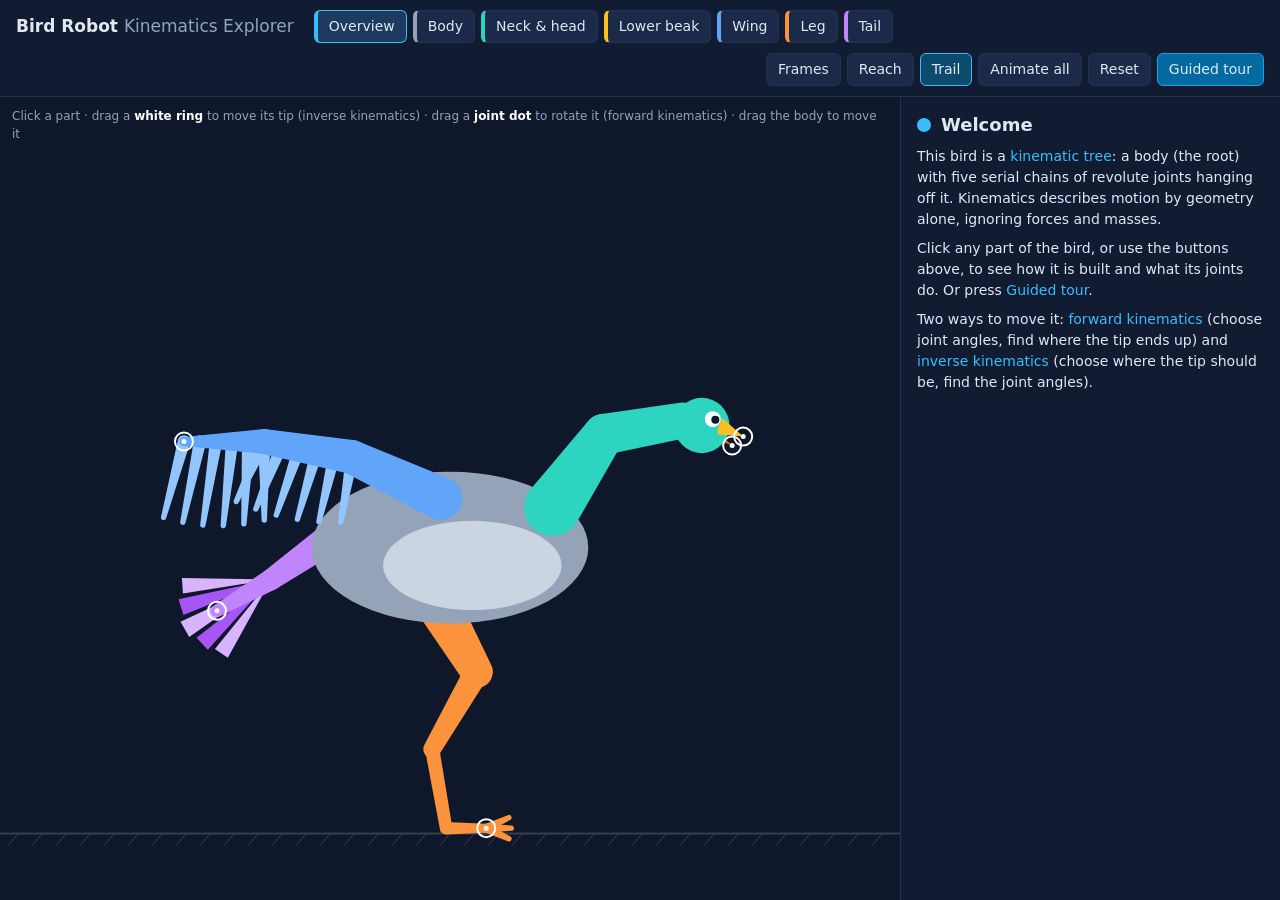
<file: index.html>
<!doctype html>
<html lang="en">
<head>
  <meta charset="utf-8">
  <meta name="viewport" content="width=device-width, initial-scale=1">
  <title>Bird Robot - Kinematics Explorer</title>
  <link rel="stylesheet" href="style.css">
</head>
<body>
  <header>
    <h1>Bird Robot <span>Kinematics Explorer</span></h1>
    <nav id="parts" aria-label="Robot parts"></nav>
    <div class="tools">
      <button id="t-frames" class="toggle" aria-pressed="false" title="Show the coordinate frame attached to every joint">Frames</button>
      <button id="t-reach" class="toggle" aria-pressed="false" title="Show the reachable circle of the selected chain">Reach</button>
      <button id="t-trail" class="toggle" aria-pressed="true" title="Trace the tip of the selected chain">Trail</button>
      <button id="t-anim" class="toggle" aria-pressed="false" title="Animate every part">Animate all</button>
      <button id="t-reset" title="Reset every joint">Reset</button>
      <button id="t-tour" class="primary">Guided tour</button>
    </div>
  </header>

  <main>
    <section id="stage-wrap">
      <canvas id="stage" aria-label="Interactive bird robot"></canvas>
      <div id="hint">Click a part &middot; drag a <b>white ring</b> to move its tip (inverse kinematics) &middot; drag a <b>joint dot</b> to rotate it (forward kinematics) &middot; drag the body to move it</div>
      <div id="tour" hidden>
        <div class="tour-step" id="tour-count"></div>
        <h3 id="tour-title"></h3>
        <p id="tour-text"></p>
        <div class="tour-btns">
          <button id="tour-prev">Back</button>
          <button id="tour-next" class="primary">Next</button>
          <button id="tour-exit">Exit tour</button>
        </div>
      </div>
    </section>

    <aside id="panel">
      <div id="part-head"><span id="chip"></span><h2 id="part-title"></h2></div>
      <div id="part-desc"></div>
      <div id="part-facts"></div>

      <div id="sel-only">
        <h3>Joint controls</h3>
        <div id="controls"></div>
        <div class="btnrow">
          <button id="btn-demo">Demo motion</button>
          <button id="btn-reset-part">Reset part</button>
        </div>
        <h3>Forward kinematics <small>live</small></h3>
        <div id="fk"></div>
        <h3>Jacobian &amp; singularities <small>live</small></h3>
        <div id="jac"></div>
      </div>
    </aside>
  </main>

  <script src="js/bird.js"></script>
  <script src="js/app.js"></script>
</body>
</html>
</file>
<file: style.css>
:root {
  --bg: #0f172a; --panel: #111c33; --line: #24324f; --text: #e2e8f0; --muted: #94a3b8; --accent: #38bdf8;
}
* { box-sizing: border-box; }
html, body { height: 100%; margin: 0; }
body { background: var(--bg); color: var(--text); font: 14px/1.5 system-ui, Segoe UI, Roboto, sans-serif; display: flex; flex-direction: column; }

header { display: flex; flex-wrap: wrap; gap: 10px 20px; align-items: center; padding: 10px 16px; border-bottom: 1px solid var(--line); background: var(--panel); }
h1 { font-size: 17px; margin: 0; }
h1 span { color: var(--muted); font-weight: 400; }
nav, .tools { display: flex; flex-wrap: wrap; gap: 6px; }
.tools { margin-left: auto; }

button { background: #1b2a49; color: var(--text); border: 1px solid var(--line); border-radius: 6px; padding: 5px 11px; font: inherit; cursor: pointer; }
button:hover { border-color: var(--accent); }
button:focus-visible, input:focus-visible { outline: 2px solid var(--accent); outline-offset: 1px; }
button.primary { background: #0369a1; border-color: #0ea5e9; }
button.toggle[aria-pressed="true"] { background: #0c4a6e; border-color: var(--accent); }
nav button { border-left-width: 4px; }
nav button.active { background: #1e3a5f; border-color: var(--accent); }

main { flex: 1; display: grid; grid-template-columns: 1fr 380px; min-height: 0; }
#stage-wrap { position: relative; min-width: 0; }
#stage { width: 100%; height: 100%; display: block; touch-action: none; }
#hint { position: absolute; left: 12px; top: 10px; right: 12px; color: var(--muted); font-size: 12px; pointer-events: none; }
#hint b { color: #fff; }

#tour { position: absolute; left: 12px; bottom: 14px; width: min(400px, calc(100% - 24px)); background: rgba(17, 28, 51, .96); border: 1px solid var(--accent); border-radius: 10px; padding: 12px 16px; box-shadow: 0 8px 30px rgba(0,0,0,.5); }
#tour[hidden] { display: none; }
#tour h3 { margin: 2px 0 4px; font-size: 16px; text-transform: none; letter-spacing: 0; color: var(--text); border: 0; padding: 0; }
#tour p { margin: 0 0 10px; }
.tour-step { font-size: 11px; color: var(--accent); text-transform: uppercase; letter-spacing: .08em; }
.tour-btns { display: flex; gap: 8px; }
.tour-btns #tour-exit { margin-left: auto; }

#panel { border-left: 1px solid var(--line); background: var(--panel); padding: 14px 16px 30px; overflow-y: auto; }
#part-head { display: flex; align-items: center; gap: 10px; }
#chip { width: 14px; height: 14px; border-radius: 50%; flex: none; }
h2 { margin: 0; font-size: 18px; }
h3 { margin: 18px 0 6px; font-size: 12px; text-transform: uppercase; letter-spacing: .08em; color: var(--muted); border-top: 1px solid var(--line); padding-top: 12px; }
h3 small { text-transform: none; letter-spacing: 0; color: var(--accent); margin-left: 6px; }
#part-desc p { margin: 8px 0; }
#part-desc em { color: var(--accent); font-style: normal; }
#part-facts { display: flex; flex-wrap: wrap; gap: 6px; margin: 8px 0; }
.fact { background: #1b2a49; border-radius: 12px; padding: 2px 10px; font-size: 12px; color: var(--muted); }
.fact b { color: var(--text); font-weight: 600; }

.ctl { display: grid; grid-template-columns: 1fr 58px; gap: 0 8px; margin: 8px 0; }
.ctl label { grid-column: 1 / -1; font-size: 12px; color: var(--muted); }
.ctl label b { color: var(--text); font-weight: 600; }
.ctl input[type=range] { width: 100%; accent-color: var(--accent); }
.ctl output { text-align: right; font-variant-numeric: tabular-nums; font-family: ui-monospace, Consolas, monospace; }
.btnrow { display: flex; gap: 8px; margin-top: 10px; }

table { width: 100%; border-collapse: collapse; font-family: ui-monospace, Consolas, monospace; font-size: 12px; }
th { color: var(--muted); font-weight: 500; text-align: right; padding: 2px 4px; }
td { text-align: right; padding: 2px 4px; font-variant-numeric: tabular-nums; }
th:first-child, td:first-child { text-align: left; }
tr.tip td { color: #fff; border-top: 1px solid var(--line); }
pre { margin: 8px 0; padding: 8px 10px; background: #0b1326; border-radius: 6px; font: 12px/1.45 ui-monospace, Consolas, monospace; overflow-x: auto; }
.note { color: var(--muted); font-size: 12px; margin: 6px 0; }
.bar { height: 8px; background: #0b1326; border-radius: 4px; overflow: hidden; margin: 4px 0; }
.bar i { display: block; height: 100%; background: #22c55e; transition: width .1s; }
.bar.low i { background: #ef4444; }
.warn { color: #fca5a5; font-weight: 600; }

@media (max-width: 860px) {
  main { grid-template-columns: 1fr; grid-template-rows: 55vh auto; }
  #panel { border-left: 0; border-top: 1px solid var(--line); }
  .tools { margin-left: 0; }
}
</file>
